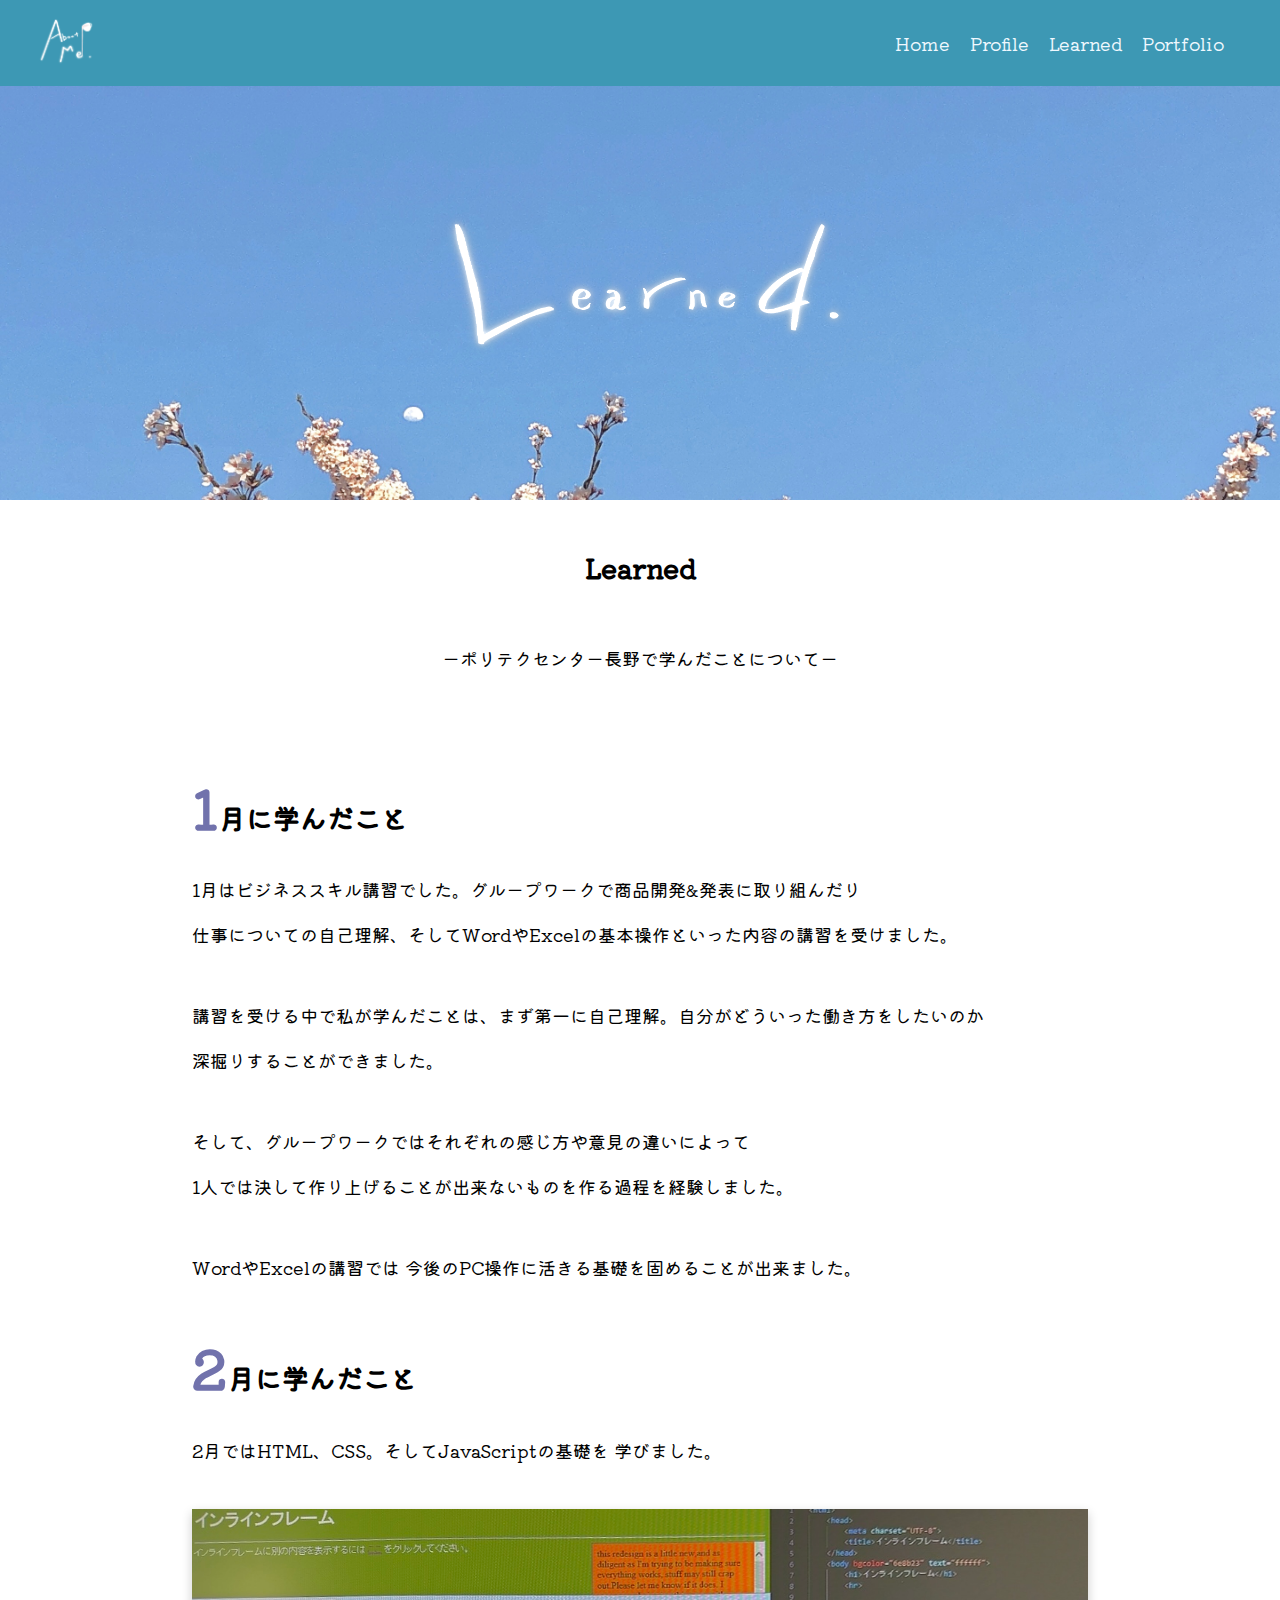
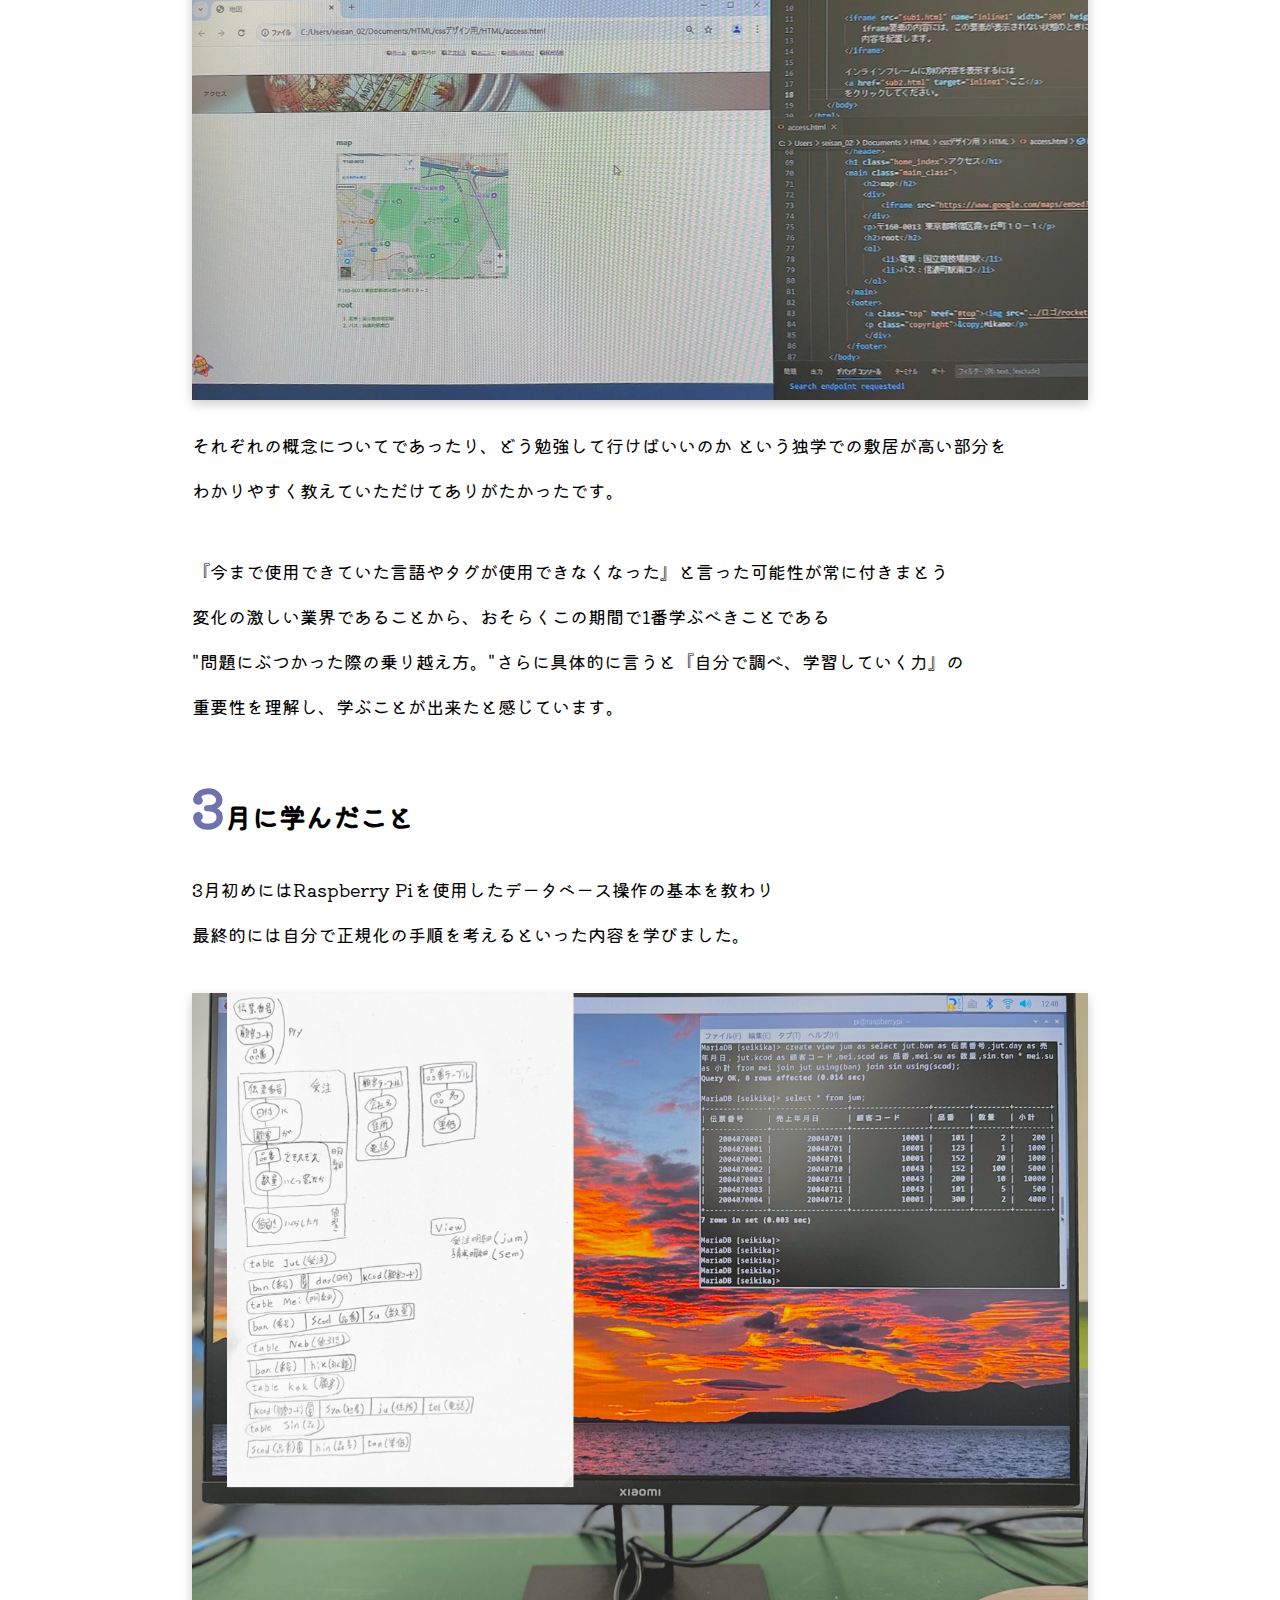
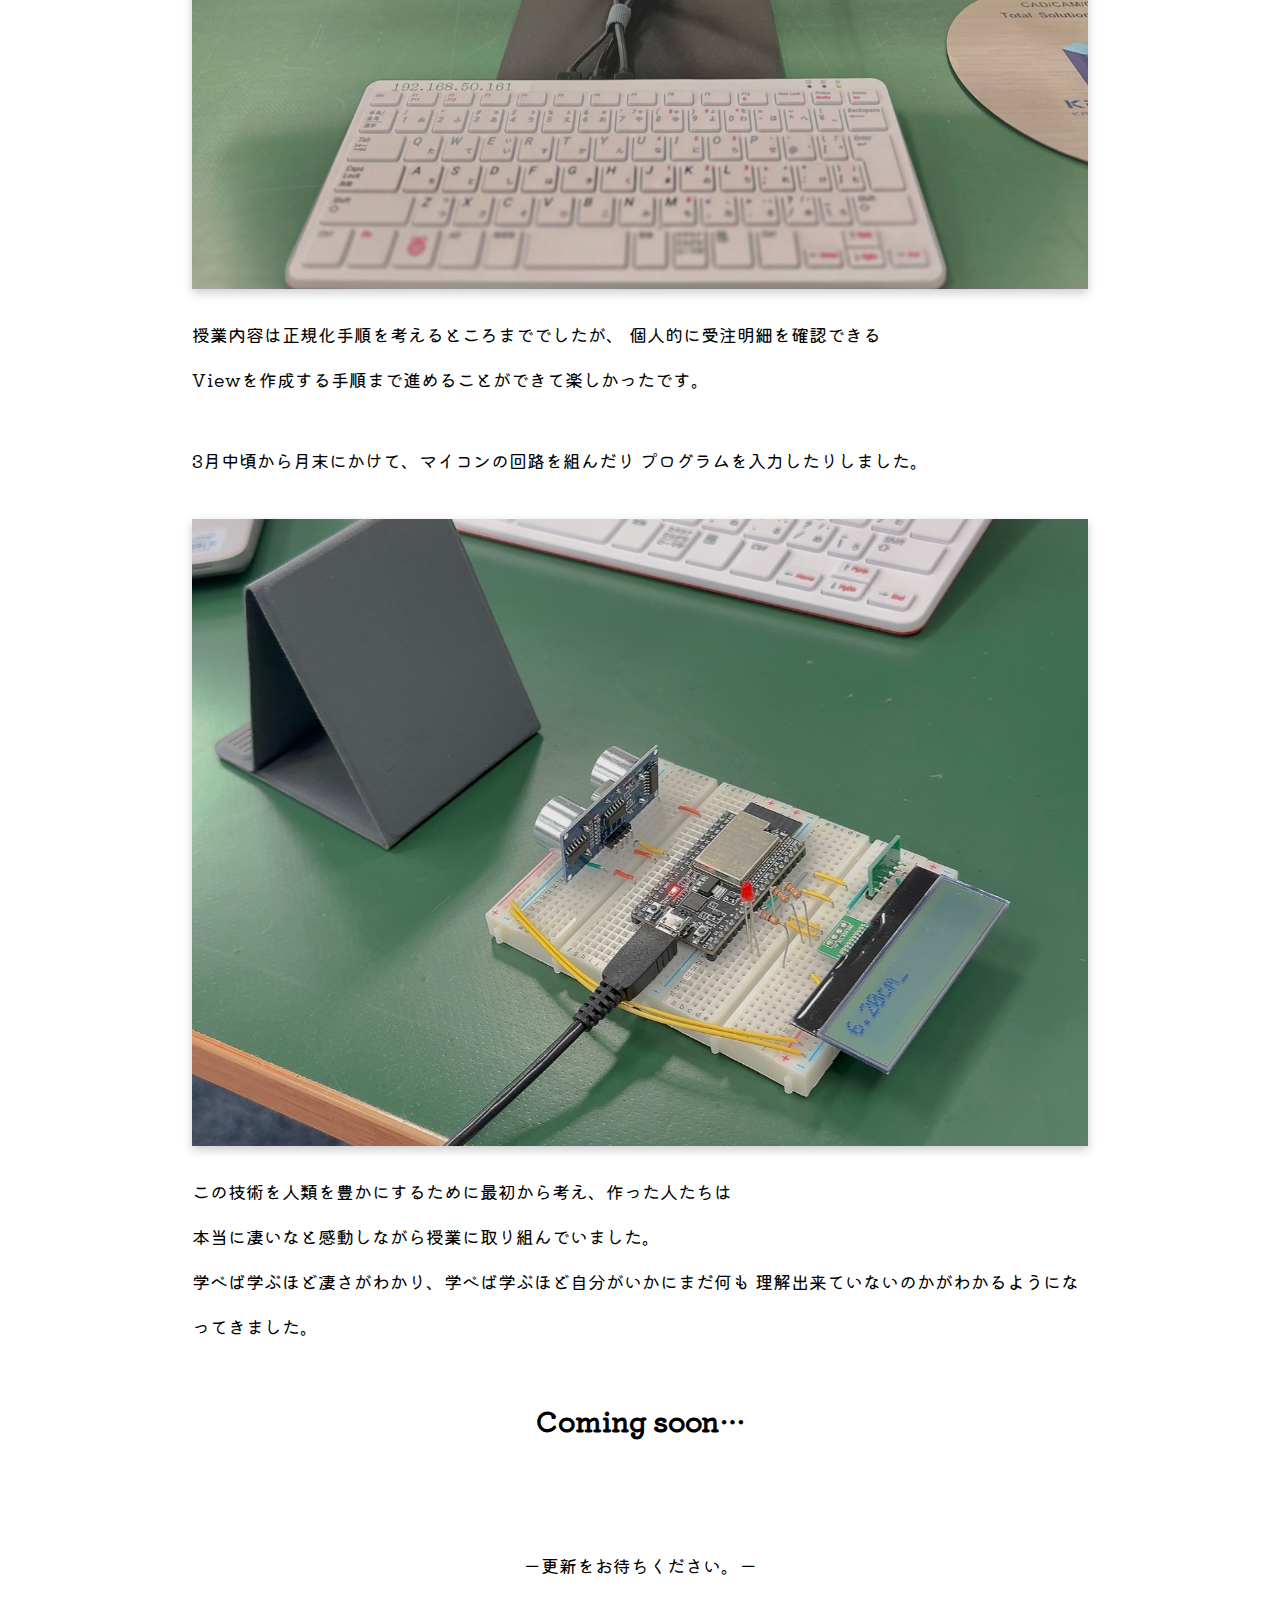
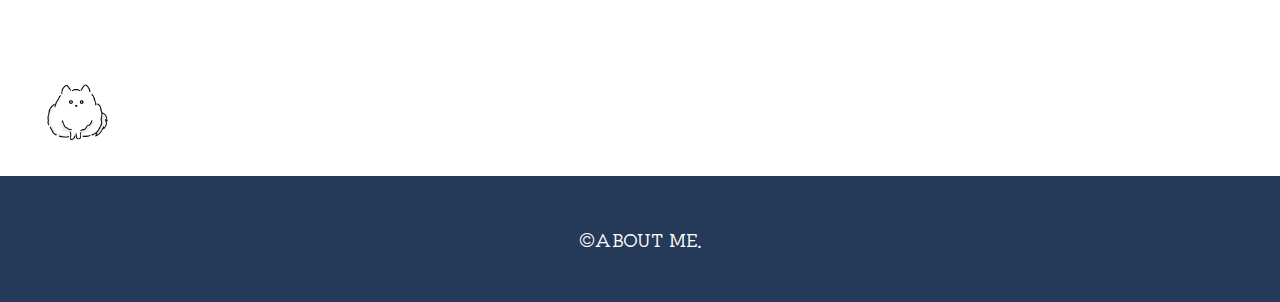
<file: Learned.html>
<!DOCTYPE html>
<html>
  <head>
    <meta charset="UTF-8">
    <link rel="stylesheet" type="text/css" href="style.css">
    <link rel="icon" href="favicon.ico">
    <link rel="preconnect" href="https://fonts.googleapis.com">
    <link rel="preconnect" href="https://fonts.gstatic.com" crossorigin>
    <link href="https://fonts.googleapis.com/css2?family=Kiwi+Maru&display=swap" rel="stylesheet">
    <title>ABOUT ME.</title>

    <!-- CSS OPEN -->
    <style type="text/css">

      header 
      { position: relative;
        height: 500px;    /**  ↓トップ背景画像↓  **/
        background: url("Media/skysp.JPG")  no-repeat;
        background-position:bottom;
        background-size: cover;
        background-attachment: fixed;
        overflow: hidden; 
      }

      header .logo-header 
      { position: absolute;
        top: 35%;
        left: 0;
        right: 0;
        display: block;
        width: 60%;
        margin: 0 auto; 
        background-size: contain;
      }

      @media screen and (max-width: 1000px) 
        { header .logo-header
          { top: 45%;
            width: 70%; }
        } 
      @media screen and (max-width: 650px) 
        { header .logo-header
          { top: 50%;
            width: 80%; }
        } 
      @media screen and (max-width: 400px) 
        { header .logo-header
          { top: 50%;
            width: 100%; }
        } 
      

    </style>
    <!-- CSS CLOSE -->

  </head>
  <body>

    <header>
      <!-- メニューバーOPEN -->
      <div class="c-header c-hamburger-menu"> <!--↓メニューバーロゴ↓-->
        <a href="#" class="c-header__logo"><img src="Media/logow.png"></a>
        <input type="checkbox" name="hamburger" id="hamburger" class="c-hamburger-menu__input"/>
        <label for="hamburger" class="c-hamburger-menu__bg"></label>
        <ul class="c-header__list c-hamburger-menu__list">
          <li class="c-header__list-item">
            <a href="index.html" class="c-header__list-link">Home</a>
          </li>
          <li class="c-header__list-item">
            <a href="Profile.html" class="c-header__list-link">Profile</a>
          </li>
          <li class="c-header__list-item">
            <a href="Learned.html" class="c-header__list-link">Learned</a>
          </li>
          <li class="c-header__list-item">
            <a href="Portfolio.html" class="c-header__list-link">Portfolio</a>
          </li>
        </ul>
        <label for="hamburger" class="c-hamburger-menu__button">
          <span class="c-hamburger-menu__button-mark"></span>
          <span class="c-hamburger-menu__button-mark"></span>
          <span class="c-hamburger-menu__button-mark"></span>
        </label>
      </div>
      <!-- メニューバーCLOSE -->

            <!-- ↓トップロゴ↓ -->
      <img class="logo-header" src="Media/Learned.png">

    </header>

    <section>
      <div class="container">
        <div class="content">
          <h2 class="hp2" align="center">Learned</h2>
          <p class="hp3" align="center">ーポリテクセンター長野で<br class="sp">学んだことについてー</p>
          <h2 class="fi">1月に学んだこと</h2>
          <p class="hp">1月はビジネススキル講習でした。<br class="sp">グループワークで商品開発&発表<br class="sp">に取り組んだり<br>
            仕事についての自己理解、<br class="sp">そしてWordやExcelの基本操作<br class="sp">といった内容の講習を<br class="sp">受けました。
          </p>
          <p class="hp">講習を受ける中で私が学んだことは、<br class="sp">まず第一に自己理解。<br class="sp">自分がどういった働き方をしたいのか
            <br>深掘りすることができました。
          <p class="hp">そして、グループワークではそれぞれの<br class="sp">感じ方や意見の違いによって
            <br>1人では決して作り上げることが<br class="sp">出来ないものを作る過程を経験しました。
          </p>
          <p class="hp">WordやExcelの講習では
            <br class="sp">今後のPC操作に活きる基礎を<br class="sp">固めることが出来ました。</p>
          <h2 class="fi">2月に学んだこと</h2>
          <p class="hp">2月ではHTML、CSS。<br class="sp">そしてJavaScriptの基礎を<br class="sp">
          学びました。</p>
          <p class="img-shadow"><img src="Media/html.jpg" alt="html"></p>
          <p class="hp">それぞれの概念についてであったり、<br class="sp">どう勉強して行けばいいのか<br class="sp">
            という独学での敷居が高い部分を<br>わかりやすく教えていただけて<br class="sp">ありがたかったです。</p>
          <p class="hp">『今まで使用できていた言語や<br class="sp">タグが使用できなくなった』<br class="sp">と言った可能性が常に付きまとう<br>
            変化の激しい業界であることから、<br class="sp">おそらくこの期間で<br class="sp">1番学ぶべきことである<br>
            "問題にぶつかった際の乗り越え方。"<br class="sp">さらに具体的に言うと<br class="sp">『自分で調べ、学習していく力』の<br>
            重要性を理解し、学ぶことが<br class="sp">出来たと感じています。</p>
          <h2 class="fi">3月に学んだこと</h2>
          <p class="hp">3月初めにはRaspberry Piを<br class="sp">使用したデータベース操作の基本を教わり<br>
            最終的には自分で正規化の手順を<br class="sp">考えるといった内容を学びました。</p>
          <p class="img-shadow"><img src="Media/seikika.PNG" alt="seikika"></p>
          <p class="hp">授業内容は正規化手順を<br class="sp">考えるところまででしたが、
            個人的に受注明細を確認できる<br>Viewを作成する手順まで<br class="sp">進めることができて楽しかったです。</p>
          <p class="hp">3月中頃から月末にかけて、<br class="sp">マイコンの回路を組んだり<br class="sp">
            プログラムを入力したりしました。</p>
          <p class="img-shadow"><img src="Media/sensor.JPG" alt="ssensor"></p>
          <p class="hp">この技術を人類を豊かにするために<br class="sp">最初から考え、作った人たちは
            <br>本当に凄いなと感動しながら<br class="sp">授業に取り組んでいました。<br>
          学べば学ぶほど凄さがわかり、<br class="sp">学べば学ぶほど自分がいかにまだ何も<br class="sp">
          理解出来ていないのかがわかるようになってきました。</p>
          <h2 class="hp3" align="center">Coming soon…</h2>
          <p class="hp3" align="center">ー更新をお待ちください。ー</p>
        </div>
      </div>
    </section>

    <footer>                          <!--↓topボタン↓-->
    <a class="top" href="#top"><img src="Media/inu.png" alt="top"></a>
    <p class="copyright">&copy;ABOUT ME.</p>
    </div>
    </footer>

  </body>
</html>
</file>
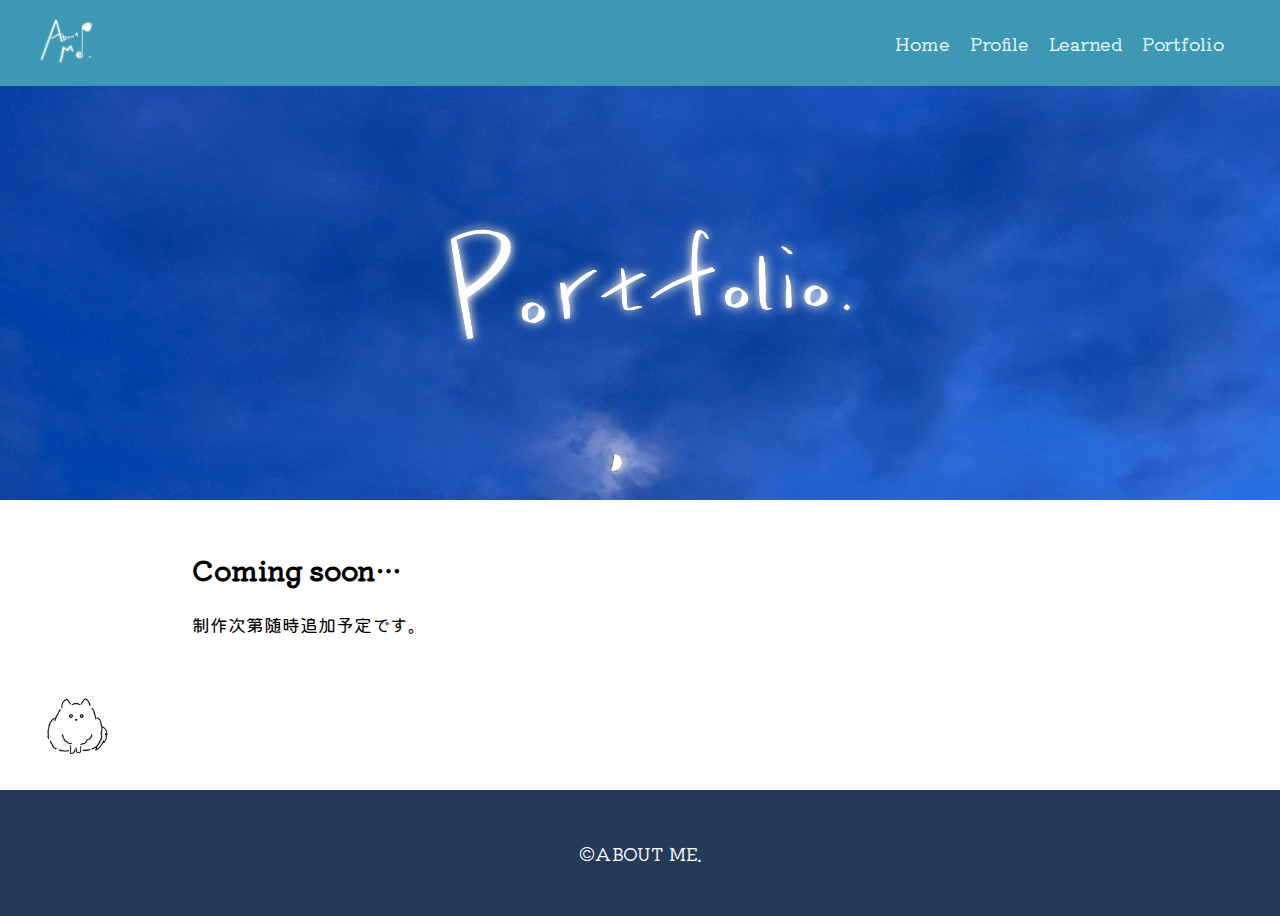
<file: Portfolio.html>
<!DOCTYPE html>
<html>
  <head>
    <meta charset="UTF-8">
    <link rel="stylesheet" type="text/css" href="style.css">
    <link rel="icon" href="favicon.ico">
    <link rel="preconnect" href="https://fonts.googleapis.com">
    <link rel="preconnect" href="https://fonts.gstatic.com" crossorigin>
    <link href="https://fonts.googleapis.com/css2?family=Kiwi+Maru&display=swap" rel="stylesheet">
    <title>ABOUT ME.</title>

    <!-- CSS OPEN -->
    <style type="text/css">

      header 
      { position: relative;
        height: 500px;    /**  ↓トップ背景画像↓  **/
        background: url("Media/nightsky.JPG")  no-repeat;
        background-position:left bottom;
        background-size: cover;
        background-attachment: fixed;
        overflow: hidden; 
      }

      header .logo-header 
      { position: absolute;
        top: 35%;
        left: 0;
        right: 0;
        display: block;
        width: 60%;
        margin: 0 auto; 
        background-size: contain;
      }
      @media screen and (max-width: 1000px) 
        { header .logo-header
          { top: 45%;
            width: 70%; }
        } 
      @media screen and (max-width: 650px) 
        { header .logo-header
          { top: 50%;
            width: 80%; }
        } 
      @media screen and (max-width: 400px) 
        { header .logo-header
          { top: 50%;
            width: 100%; }
        } 

    </style>
    <!-- CSS CLOSE -->

  </head>
  <body>

    <header>
       <!-- メニューバーOPEN -->
      <div class="c-header c-hamburger-menu"> <!--↓メニューバーロゴ↓-->
        <a href="#" class="c-header__logo"><img src="Media/logow.png"></a>
        <input type="checkbox" name="hamburger" id="hamburger" class="c-hamburger-menu__input"/>
        <label for="hamburger" class="c-hamburger-menu__bg"></label>
        <ul class="c-header__list c-hamburger-menu__list">
          <li class="c-header__list-item">
            <a href="index.html" class="c-header__list-link">Home</a>
          </li>
          <li class="c-header__list-item">
            <a href="Profile.html" class="c-header__list-link">Profile</a>
          </li>
          <li class="c-header__list-item">
            <a href="Learned.html" class="c-header__list-link">Learned</a>
          </li>
          <li class="c-header__list-item">
            <a href="Portfolio.html" class="c-header__list-link">Portfolio</a>
          </li>
        </ul>
        <label for="hamburger" class="c-hamburger-menu__button">
          <span class="c-hamburger-menu__button-mark"></span>
          <span class="c-hamburger-menu__button-mark"></span>
          <span class="c-hamburger-menu__button-mark"></span>
        </label>
      </div>
      <!-- メニューバーCLOSE -->

            <!-- ↓トップロゴ↓ -->
      <img class="logo-header" src="Media/Portfolio.png">

    </header>

    <section>
      <div class="container">
        <div class="content">
          <h2>Coming soon…</h2>
          <p>制作次第随時追加予定です。<p>
        </div>
      </div>
    </section>

      <!-- Javascript OPEN -->
      <script>
        var logo = document.querySelector('.logo-header');
            window.addEventListener
            ('scroll', function() 
              { var scrolled = window.scrollY;
                logo.style.transform = "translate(0px," + scrolled/1 +"%)";
              }
            );
  
        var forEach = function (array, callback)
         { for (var i = 0; i < array.length; i++) 
          { callback.call(null, i, array[i]);}
         };
      </script>
      <!-- Javascript CLOSE -->




    <footer>                          <!--↓topボタン↓-->
    <a class="top" href="#top"><img src="Media/inu.png" alt="top"></a>
    <p class="copyright">&copy;ABOUT ME.</p>
    </div>
    </footer>

  </body>
</html>
</file>
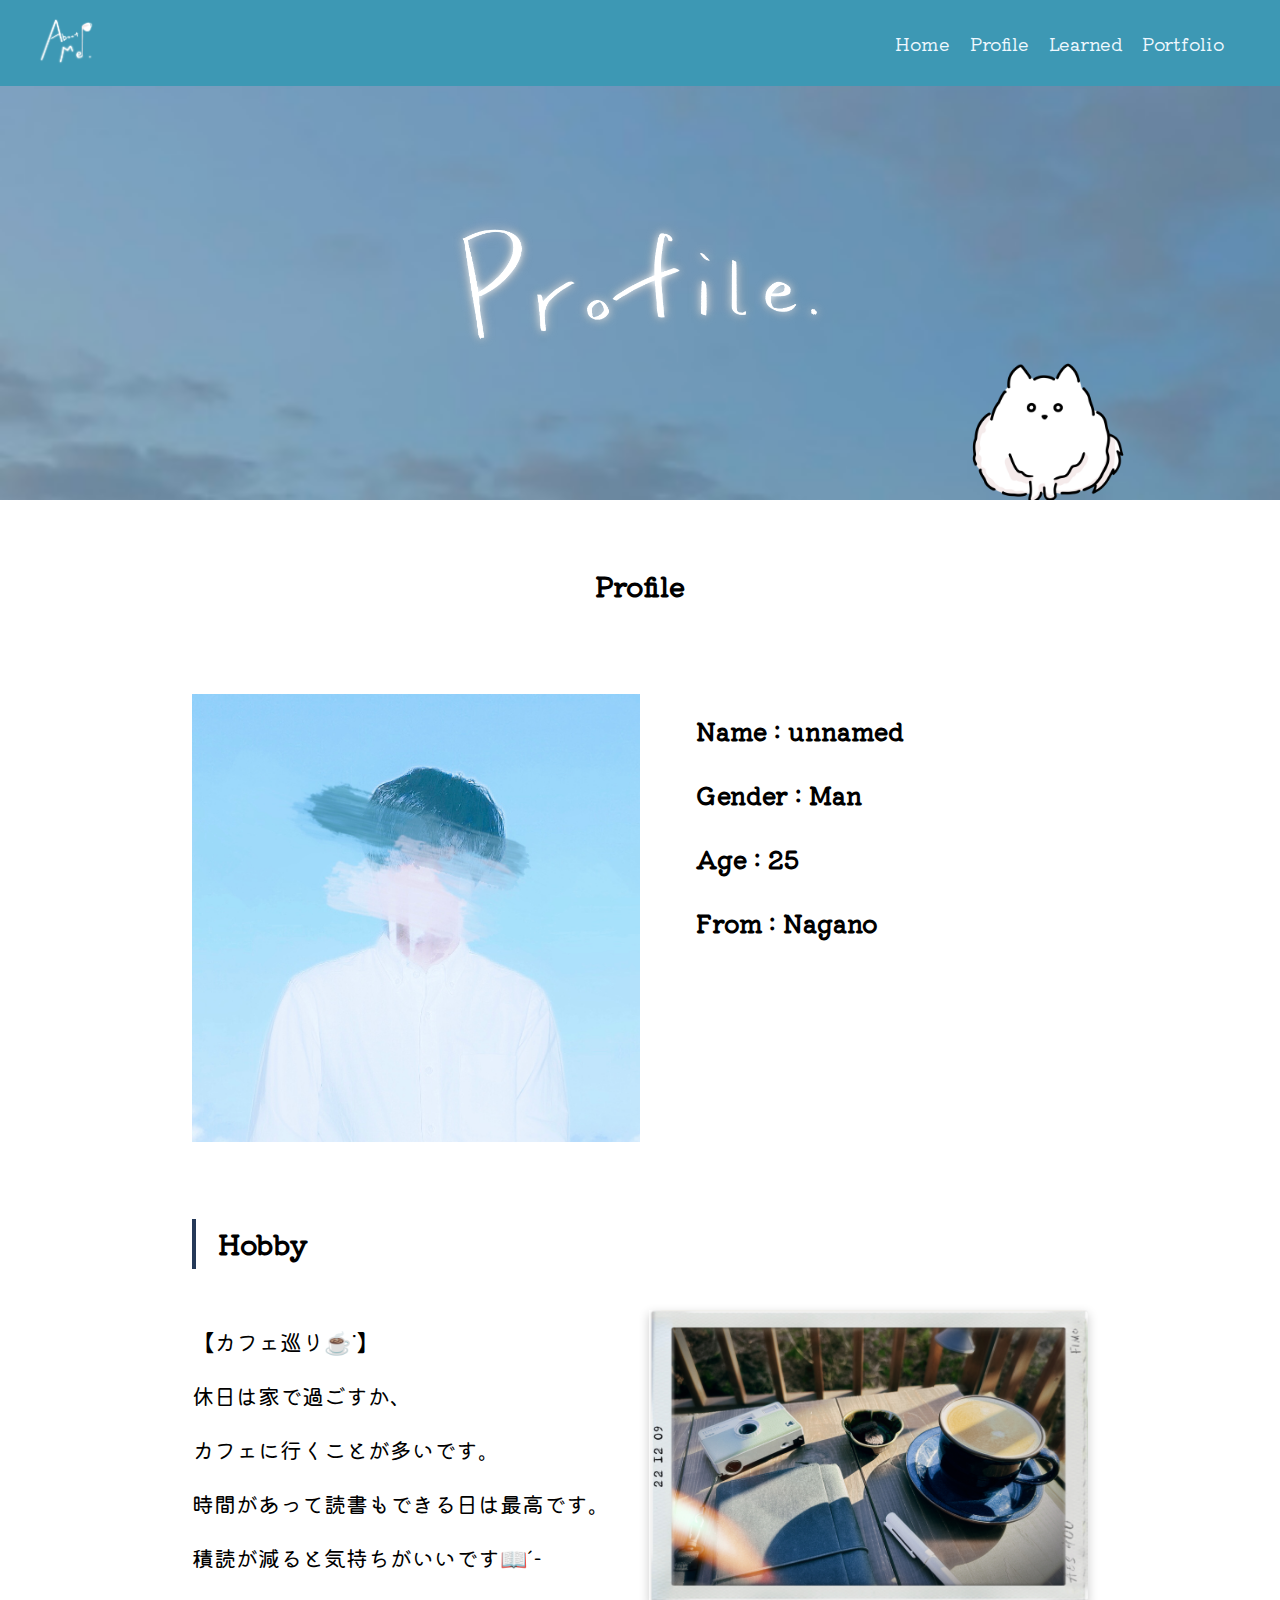
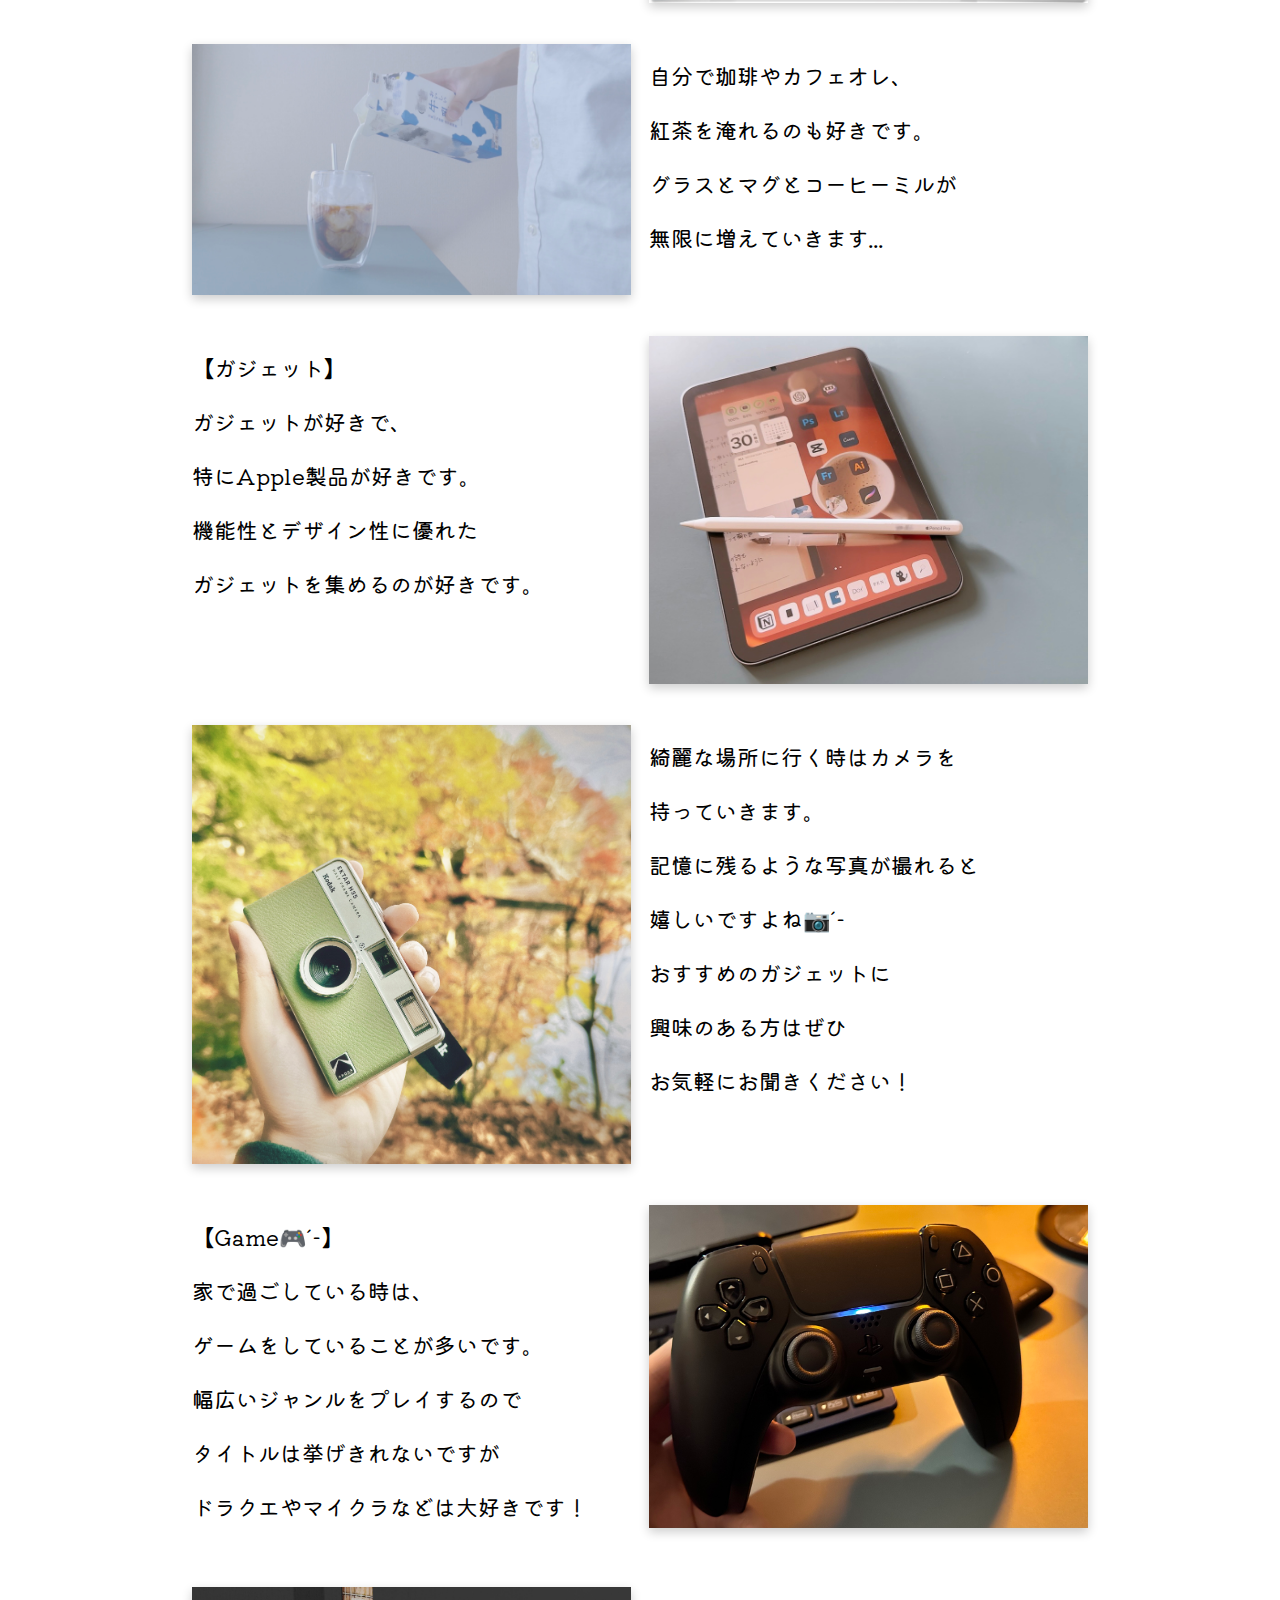
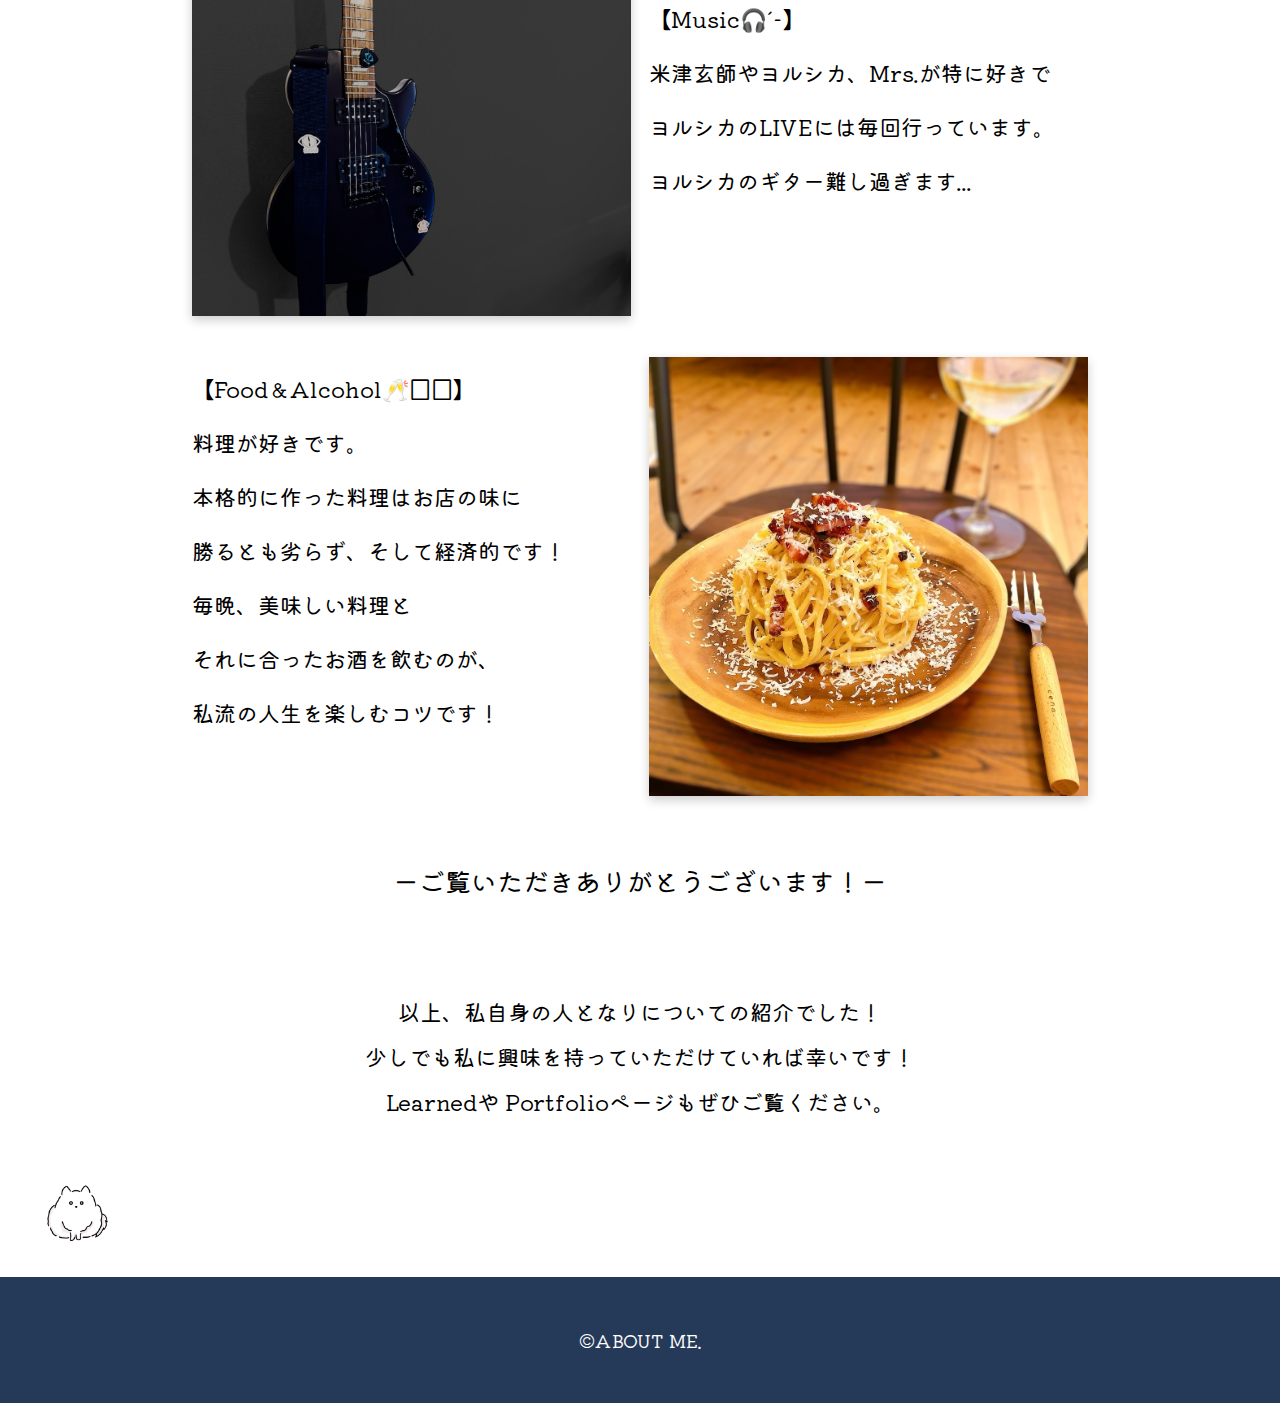
<file: Profile.html>
<!DOCTYPE html>
<html>
  <head>
    <meta charset="UTF-8">
    <link rel="stylesheet" type="text/css" href="style.css">
    <link rel="icon" href="favicon.ico">
    <link rel="preconnect" href="https://fonts.googleapis.com">
    <link rel="preconnect" href="https://fonts.gstatic.com" crossorigin>
    <link href="https://fonts.googleapis.com/css2?family=Kiwi+Maru&display=swap" rel="stylesheet">
    <title>ABOUT ME.</title>

    <!-- CSS OPEN -->
    <style type="text/css">

      header 
      { position: relative;
        height: 500px;    /**  ↓トップ背景画像↓  **/
        background: url("Media/sky.JPG")  no-repeat;
        background-position:left bottom;
        background-size: cover;
        background-attachment: fixed;
        overflow: hidden; 
      }

      header .logo-header 
      { position: absolute;
        top: 35%;
        left: 0;
        right: 0;
        display: block;
        width: 60%;
        margin: 0 auto; 
        background-size: contain;
      }

      header .fore-img 
      { position: absolute;
        top: 335px;
        left: 80%;
        width: 600px;
        height: 200px;
        margin-left: -480px;/**↓トップフォアイメージ↓**/
        background-image: url("Media/inu.png");
        background-repeat: no-repeat;
        background-position: right bottom;
        z-index: 1;
        background-size: contain;
      }

      @media screen and (max-width: 1000px) 
        { header .logo-header
          { top: 45%;
            width: 70%; }
        } 
      @media screen and (max-width: 650px) 
        { header .logo-header
          { top: 50%;
            width: 80%; }
        } 
      @media screen and (max-width: 400px) 
        { header .logo-header
          { top: 50%;
            width: 100%; }
        } 
      

    </style>
    <!-- CSS CLOSE -->

  </head>
  <body>

    <header>
      
      <!-- メニューバーOPEN -->
      <div class="c-header c-hamburger-menu"> <!--↓メニューバーロゴ↓-->
        <a href="#" class="c-header__logo"><img src="Media/logow.png"></a>
        <input type="checkbox" name="hamburger" id="hamburger" class="c-hamburger-menu__input"/>
        <label for="hamburger" class="c-hamburger-menu__bg"></label>
        <ul class="c-header__list c-hamburger-menu__list">
          <li class="c-header__list-item">
            <a href="index.html" class="c-header__list-link">Home</a>
          </li>
          <li class="c-header__list-item">
            <a href="Profile.html" class="c-header__list-link">Profile</a>
          </li>
          <li class="c-header__list-item">
            <a href="Learned.html" class="c-header__list-link">Learned</a>
          </li>
          <li class="c-header__list-item">
            <a href="Portfolio.html" class="c-header__list-link">Portfolio</a>
          </li>
        </ul>
        <label for="hamburger" class="c-hamburger-menu__button">
          <span class="c-hamburger-menu__button-mark"></span>
          <span class="c-hamburger-menu__button-mark"></span>
          <span class="c-hamburger-menu__button-mark"></span>
        </label>
      </div>
      <!-- メニューバーCLOSE -->

         <!-- ↓トップロゴ↓ -->
      <img class="logo-header" src="Media/Profile.png">
      <div class="fore-img"></div>

    </header>

    <section>
      <div class="container">
        <div class="content">

          <h2 class="hp3" align="center">Profile</h2>
          <div class="flexp">
            <figure class="image"><img src="Media/me.JPG" alt="Profile"></figure>
            <div class="right">
              <p class="text"><b>Name : unnamed</b></p>
              <p class="text"><b>Gender : Man</b></p>
              <p class="text"><b>Age : 25</b></p>
              <p class="text"><b>From : Nagano</b></p>
            </div>
          </div>

          <h2 class="yoko0">Hobby</h2>
          <div class="flex">
            <p class="hpp">【カフェ巡り☕ᐝ】<br>休日は家で過ごすか、<br>カフェに行くことが多いです。
              <br>時間があって読書もできる日は最高です。<br>積読が減ると気持ちがいいです📖´-
            </p>
            <p class="img-shadow"><img src="Media/cafe.JPG" alt="cafe"></p>
          </div>
          <div class="flex">
            <p class="img-shadow"><img src="Media/cafeore.jpeg" alt="cafeore"></p>
            <p class="hpp">自分で珈琲やカフェオレ、<br>紅茶を淹れるのも好きです。
              <br>グラスとマグとコーヒーミルが<br>無限に増えていきます...
            </p>
          </div>
          <div class="flex">
            <p class="hpp">【ガジェット】<br>ガジェットが好きで、<br>特にApple製品が好きです。<br>
              機能性とデザイン性に優れた<br>ガジェットを集めるのが好きです。<br>
            </p>
            <p class="img-shadow"><img src="Media/ipad.JPG" alt="ipad"></p>
          </div>
          <div class="flex">
            <p class="img-shadow"><img src="Media/camera.JPG" alt="camera"></p>
            <p class="hpp">綺麗な場所に行く時はカメラを<br>持っていきます。<br>記憶に残るような写真が撮れると<br>嬉しいですよね📷´-<br>
              おすすめのガジェットに<br>興味のある方はぜひ<br>お気軽にお聞きください！
            </p>
          </div>
          <div class="flex">
            <p class="hpp">【Game🎮´-】<br>家で過ごしている時は、<br>ゲームをしていることが多いです。<br>
              幅広いジャンルをプレイするので<br>タイトルは挙げきれないですが<br>ドラクエやマイクラなどは大好きです！<br>
            </p>
            <p class="img-shadow"><img src="Media/game.jpg" alt="game"></p>
          </div>
          <div class="flex">
            <p class="img-shadow"><img src="Media/guitar.jpg" alt="guitar"></p>
            <p class="hpp">【Music🎧´-】<br>米津玄師やヨルシカ、Mrs.が特に好きで<br>
              ヨルシカのLIVEには毎回行っています。<br>ヨルシカのギター難し過ぎます...
            </p>
          </div>
          <div class="flex">
            <p class="hpp">【Food＆Alcohol🥂𓈒𓏸︎︎︎︎】<br>料理が好きです。<br>本格的に作った料理はお店の味に<br>勝るとも劣らず、そして経済的です！
              <br>毎晩、美味しい料理と<br>それに合ったお酒を飲むのが、<br>私流の人生を楽しむコツです！
            </p>
            <p class="img-shadow"><img src="Media/pasta.jpg" alt="pasta"></p>
          </div>
          <p class="hp3 l" align="center">ーご覧いただき<br class="sp">ありがとうございます！ー</p>
          <p class="hp m" align="center">以上、私自身の<br class="sp">人となりについての紹介でした！
            <br>少しでも私に興味を持って<br class="sp">いただけていれば幸いです！<br>
            <a href="Learned.html" class="link">Learned</a>や
            <a href="Portfolio.html" class="link">Portfolio</a><br class="sp">ページもぜひご覧ください。</p>
        </div>
      </div>
    </section>


      <!-- Javascript OPEN -->
      <script>
        var logo = document.querySelector('.logo-header'),
            foreimg = document.querySelector('.fore-img');
            window.addEventListener
            ('scroll', function() 
              { var scrolled = window.scrollY;
                logo.style.transform = "translate(0px," + scrolled/2.3 +"%)";
                foreimg.style.transform = "translate(0px," + scrolled/10 +"%)";
              }
            );
  
        var forEach = function (array, callback)
         { for (var i = 0; i < array.length; i++) 
          { callback.call(null, i, array[i]);}
         };
      </script>
        <!-- Javascript CLOSE -->


    <footer>                          <!--↓topボタン↓-->
    <a class="top" href="#top"><img src="Media/inu.png" alt="top"></a>
    <p class="copyright">&copy;ABOUT ME.</p>
    </div>
    </footer>

  </body>
</html>
</file>
<file: style.css>
html
      { font-size: 18px; font-family: "Kiwi Maru", serif,"HanziPen TC",SimSun,"游ゴシック";
        scroll-behavior: smooth;}
      .m
      { font-size: 22px;}
      .l
      { font-size: 26px;}

      .c-header 
      { align-items: center;
        background-color: #3D98B4;  /**  メニューバーカラー  **/
        box-sizing: border-box;
        display: flex;
        justify-content: space-between;
        padding: 1rem 2rem;
        width: 100%; 
      }
      .c-header__logo 
      { height: 50px; width: 60px; }

      .c-header__list 
      { box-sizing: border-box;
        display: flex;
        margin: 0;
        padding: 0; 
      }
      .c-header__list-item 
      { list-style: none;
        text-decoration: none; 
      }
      .c-header__list-link 
      { color: aliceblue;    /**  メニューバーフォントカラー  **/
        display: block;
        margin-right: 20px; 
        text-decoration: none;
        padding: 10px 0px;  
      }
      .c-header__list-link:hover 
      { color: rgb(180, 166, 206); }    /**  メニューバーホバーフォントカラー  **/

      /** ハンバーガーメニュー OPEN  **/

      .c-hamburger-menu 
      { position: relative; }

      @media screen and (max-width: 750px) 
      { .c-hamburger-menu__list 
        { background: url(Media/light.JPG);   /**  ハンバーガー背景画像  **/
          background-size: cover;
          background-position:center;
          align-items: flex-start;
          display: flex;
          flex-direction: column;
          left: 0;
          padding: 2rem; 
          position: absolute;
          transform: translateX(-120%);
          transition: 0.3s; 
          top: 100%;
          width: 100%;
          z-index: 100; }
        
        #hamburger:checked ~ .c-hamburger-menu__list 
        { transform: translateX(0%);
          transition: 0.3s; }
      }
      .c-hamburger-menu__input 
      { display: none; }
      
      .c-hamburger-menu__bg 
      { cursor: pointer;
        display: none;
        height: 100vh;
        left: 0;
        opacity: 0.4;
        position: absolute;
        top: 0;
        width: 100%;
        z-index: -1;
      }

      #hamburger:checked ~ .c-hamburger-menu__bg 
      { display: block; }

      .c-hamburger-menu__button 
      { display: none; }

      @media screen and (max-width: 750px) 
      { .c-hamburger-menu__button 
        { align-items: center;
          appearance: none;
          background-color: transparent;
          border: none;
          cursor: pointer;
          display: flex;
          flex-direction: column;
          gap: 5px; 
          height: 32px; 
          justify-content: center;
          width: 32px; 
        }
      }

      .c-hamburger-menu__button-mark 
      { background-color: aliceblue;     /**  ハンバーガーメニューカラー  **/
        display: block;
        height: 1px; 
        transition: 0.3s; 
        width: 20px; 
      }

      .c-hamburger-menu__button:hover,
      .c-hamburger-menu__button:focus
      { filter: drop-shadow(2px 1.5px 3px rgb(21, 7, 105) )}    /**  ハンバーガーホバーカラー  **/

      @media screen and (max-width: 750px) 
      { #hamburger:checked ~ .c-hamburger-menu__button
        .c-hamburger-menu__button-mark:nth-of-type(1) 
        { transform: translate(2px, 1px) rotate(45deg); 
          transform-origin: 0%; 
        }
       #hamburger:checked ~ .c-hamburger-menu__button
       .c-hamburger-menu__button-mark:nth-of-type(2) 
        { opacity: 0;}
       #hamburger:checked ~ .c-hamburger-menu__button
       .c-hamburger-menu__button-mark:nth-of-type(3) 
        { transform: translate(2px, 3px) rotate(-45deg); 
          transform-origin: 0%; 
        }
      }

      /** ハンバーガーメニュー CLOSE  **/

      .container
      { width: 70%;
        max-width: 960px;
        margin-right: auto;
        margin-left: auto;
      }
      
      .content 
      { margin: 50px auto; }

      img 
      { max-width: 100%; object-fit: cover; }

      .img-shadow img
      { box-shadow: 0 4px 10px rgba(0, 0, 0, 0.2); }


      body 
      { margin: 0; padding: 0; }

      .yoko 
      { margin-top: 6rem;
        margin-bottom: 2rem;
        line-height: 2.8rem;
        padding: 0 0.8em;
        color: #000000;
        background: transparent;
        border-left: solid 4px #253958; }

      .yoko0 
      { margin-top: 4rem;
        line-height: 2.8rem;
        padding: 0 0.8em;
        color: #000000;
        background: transparent;
        border-left: solid 4px #253958; }

      .yokoyoko 
      { font-size: 26px;
        letter-spacing: .2rem;
        position: relative;
        display: inline-block;
        padding: 0 55px; }
      .yokoyoko:before, .yokoyoko:after 
      { content: '';
        position: absolute;
        top: 50%;
        display: inline-block;
        width: 45px;
        height: 1px;
        background-color: black; }
      .yokoyoko:before {left:0;}
      .yokoyoko:after {right: 0;}

      .fi:first-letter 
      { font-size: 2em;
        color: #7172ac; }

      .mat
      { position: relative;
        display: inline-block;
        padding: 0 45px; }
      .mat:before, .mat:after 
      { content: '';
        position: absolute;
        top: 50%;
        display: inline-block;
        width: 44px;
        height: 2px;
        background-color: black;
        -webkit-transform: rotate(-60deg);
        transform: rotate(-60deg); }
      .mat:before { left:0; }
      .mat:after { right: 0; }

      .link
      { color: #000000;
        text-decoration: none;}
      .link:hover 
      { color: #3D98B4; }

      .hp
      { margin-bottom: 2rem;
        line-height: 2.5rem; }
      
      .hp2
      { margin-bottom: 2rem;
        line-height: 2rem; }

      .hp3
      { margin-bottom: 4rem;
        line-height: 4rem; }

      .hpp
      { font-size: 22px;
        margin-bottom: 2rem;
        line-height: 3rem; }
      @media (max-width: 600px) 
      { .hpp { font-size: 18px; } }


      .sp 
      { display: none; }
      @media (max-width: 600px) 
      { .sp { display: block; } }

      .flexp { display: flex; }
      .flexp .image 
      { width: 50%;
        margin: 0;
        padding: 0;
        overflow: hidden;
        position: relative; }
      .flexp .right 
      { margin: 0 0 0 20px;
        padding: 0; }
      .flexp .title 
      { margin-bottom: 0px;
        padding: 0;
        font-weight: bold;
        font-size: 22px; }
      .flexp .text 
      { font-size: 24px;
        margin: 10px 0 0 ;
        padding-left: 2rem;
        line-height: 3rem; }
      @media screen and (max-width:800px) 
      { .flexp .text 
        { font-size: 18px; line-height: 2rem; }
      }	
      @media screen and (max-width:650px) 
      { .flexp .text 
        { font-size: 12px; padding-left: 0; line-height: 1rem;}
      }

      @media(min-width:801px)
      {.flex
      { display: flex;
        justify-content: space-between; }
      .flex>p
      { width: 49%; }
      }

      .copyright
      { padding-top: 50px;
        padding-bottom: 50px;
        margin: 0;
        background-color: #253958;
        color: #FFFFFF;
        text-align: center; 
      }

       @keyframes progress 
       { 0% {bottom: -120px;}
        40% {bottom: -120px;}
        45% {bottom: 0px;}
        50% {bottom: 20px;}
        100% {bottom: 20px;}
      }
     
      footer .top img
      { height: 80px; width: 80px; margin-left: 2rem; margin-bottom: 1rem;
        animation: progress linear; animation-timeline: scroll();transition: bottom 1s ease; z-index: 2;}
</file>
